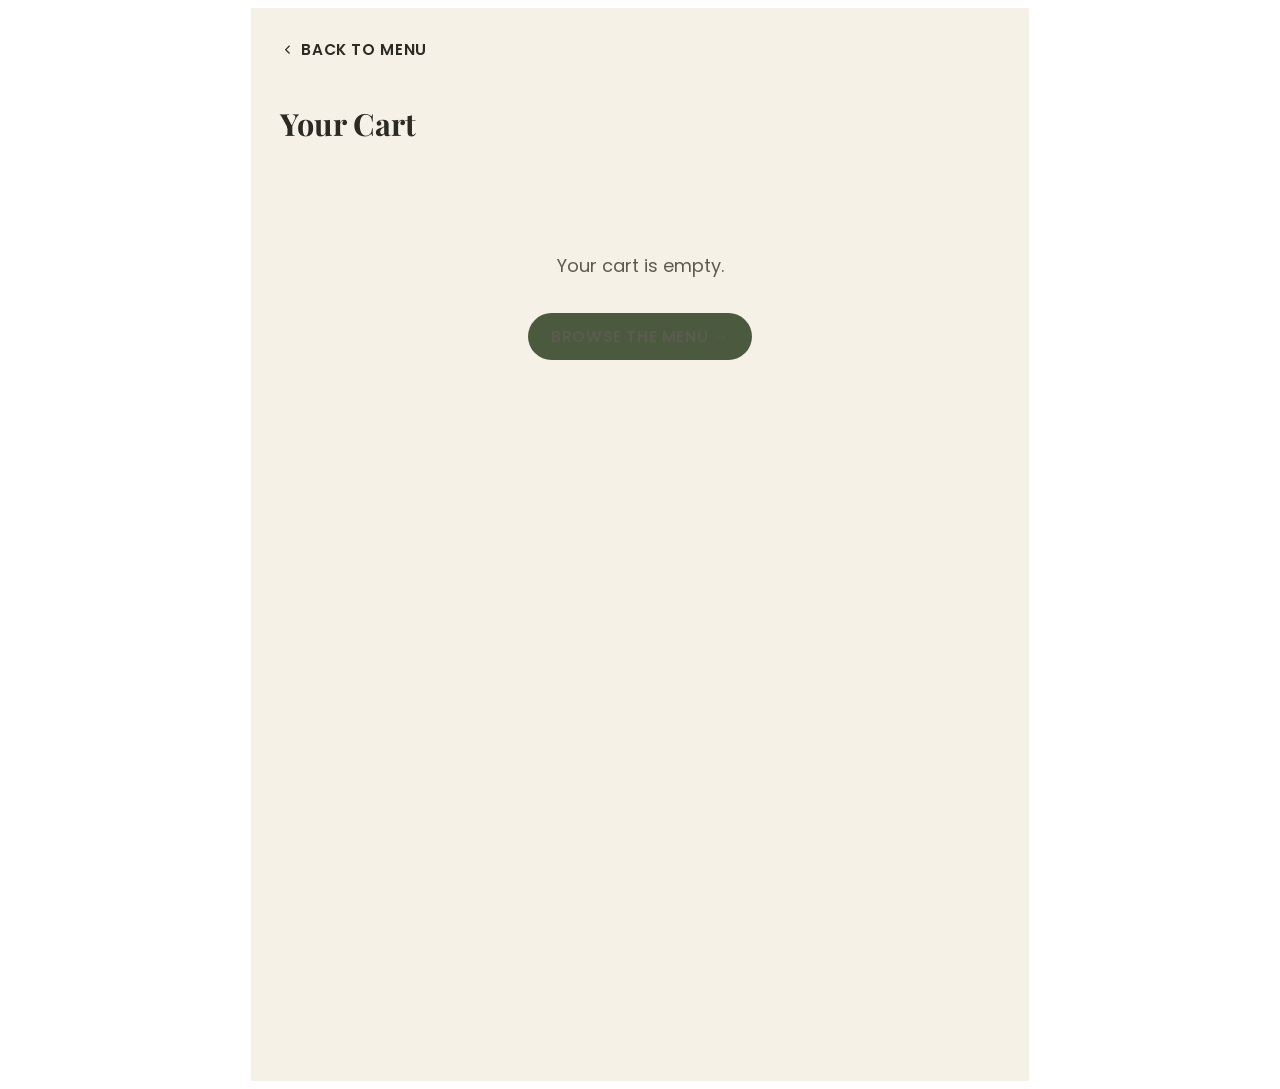
<file: cart.html>
<!DOCTYPE html>
<html lang="en">
<head>
<meta charset="UTF-8">
<meta name="viewport" content="width=device-width, initial-scale=1.0">
<title>Your Cart — Routine Club</title>
<link href="https://fonts.googleapis.com/css2?family=Playfair+Display:wght@600;700&family=Poppins:wght@400;500;600;700&display=swap" rel="stylesheet">
<link rel="stylesheet" href="cart.css">
</head>
<body>

<!-- ============================================================
     CART PAGE — standalone, lightweight
     Kept fast/simple on purpose: items, quantity, remove,
     subtotal, Proceed. No customization here — that happens on
     checkout.html (Order Summary step) to keep this page quick.
     ============================================================ -->

<div class="rc-cart">

  <a href="bowls.html" class="rc-cart-back">
    <svg viewBox="0 0 24 24"><path d="M15 6l-6 6 6 6"/></svg>
    Back to Menu
  </a>

  <h1 class="rc-cart-title">Your Cart</h1>

  <div class="rc-cart-list" id="rcCartList"></div>

  <div class="rc-cart-empty" id="rcCartEmpty" style="display:none;">
    <p>Your cart is empty.</p>
    <a href="bowls.html" class="rc-empty-btn">Browse the Menu →</a>
  </div>

  <div class="rc-cart-footer" id="rcCartFooter">
    <div class="rc-cart-subtotal">
      <span>Subtotal</span>
      <strong id="rcSubtotalOut">Rs 0</strong>
    </div>
    <a href="checkout.html" class="rc-proceed-btn" id="rcProceedBtn">Proceed →</a>
  </div>

</div>

<script src="cart-store.js"></script>
<script src="cart.js"></script>
</body>
</html>
</file>
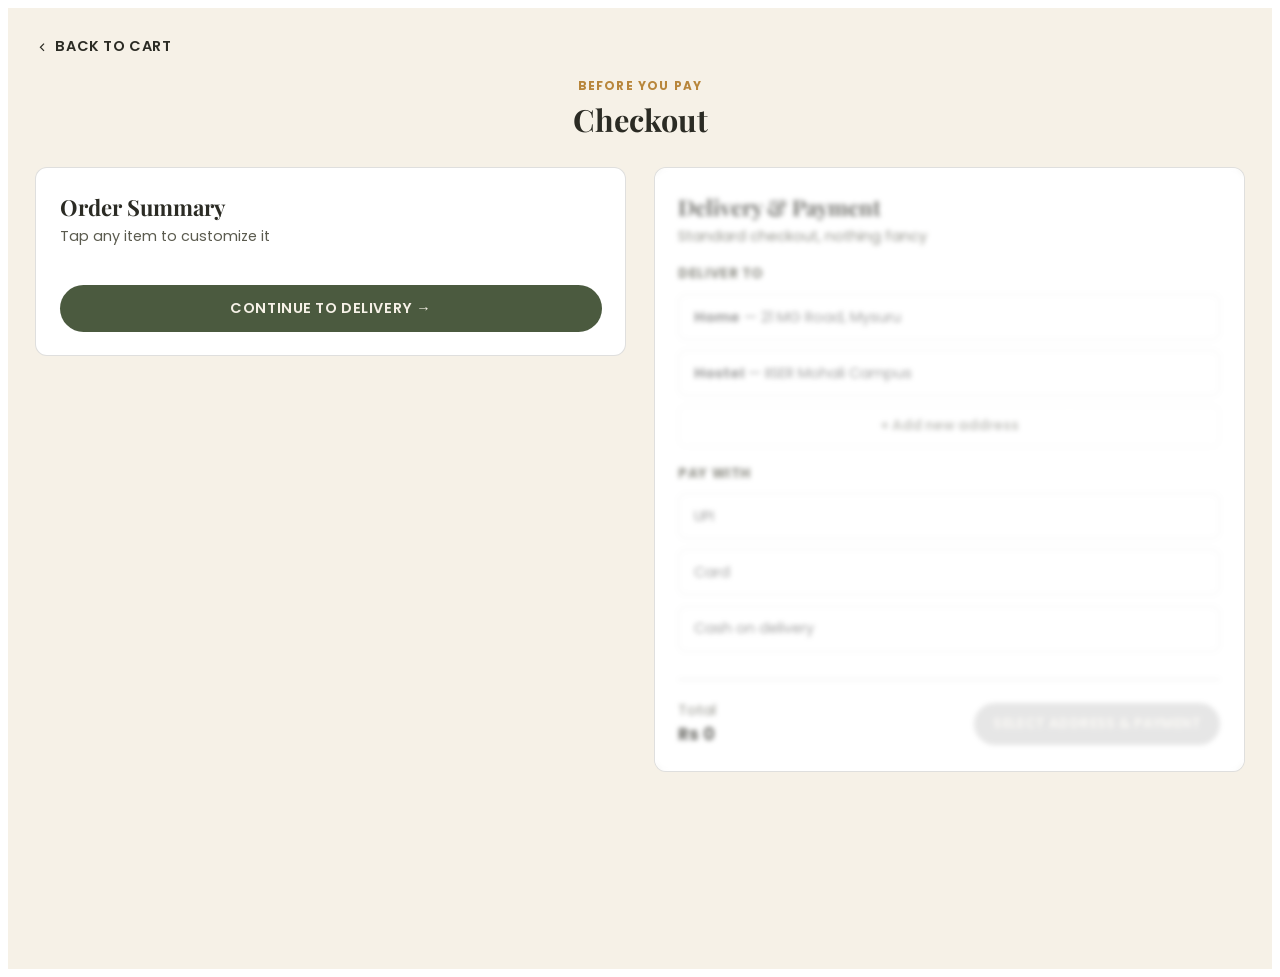
<file: checkout.html>
<!DOCTYPE html>
<html lang="en">
<head>
<meta charset="UTF-8">
<meta name="viewport" content="width=device-width, initial-scale=1.0">
<title>Checkout — Routine Club</title>
<link href="https://fonts.googleapis.com/css2?family=Playfair+Display:wght@600;700&family=Poppins:wght@400;500;600;700&display=swap" rel="stylesheet">
<link rel="stylesheet" href="checkout.css">
</head>
<body>

<!-- ============================================================
     CHECKOUT PAGE — standalone, self-contained
     Desktop (>=900px): Order Summary + Delivery&Payment shown as
     two 50/50 panels side by side. Right panel stays visually
     unlocked-looking but is dimmed + interaction-disabled until
     Order Summary is complete.
     Mobile (<900px): sequential — Order Summary first, then
     Delivery & Payment after tapping Continue.
     ============================================================ -->

<div class="rc-checkout">

  <a href="cart.html" class="rc-co-back" id="rcBackLink">
    <svg viewBox="0 0 24 24"><path d="M15 6l-6 6 6 6"/></svg>
    Back to Cart
  </a>

  <div class="rc-co-header">
    <span class="rc-co-eyebrow">Before you pay</span>
    <h1>Checkout</h1>
  </div>

  <div class="rc-checkout-grid" id="rcCheckoutGrid">

    <!-- ===================== LEFT: ORDER SUMMARY ===================== -->
    <section class="rc-panel rc-panel-summary" id="rcPanelSummary">
      <h2>Order Summary</h2>
      <p class="rc-panel-sub">Tap any item to customize it</p>

      <div class="rc-pending-banner" id="rcPendingBanner" style="display:none;">
        <div class="rc-pending-text" id="rcPendingText"></div>
        <button class="rc-skip-all-btn" id="rcSkipAllBtn">Skip all</button>
      </div>

      <div class="rc-summary-list" id="rcSummaryList"></div>

      <button class="rc-continue-btn" id="rcContinueBtn" disabled>Continue to Delivery →</button>
    </section>

    <!-- ================ RIGHT: DELIVERY & PAYMENT ================ -->
    <section class="rc-panel rc-panel-delivery rc-locked" id="rcPanelDelivery">
      <div class="rc-lock-overlay" id="rcLockOverlay"></div>

      <button class="rc-mobile-back" id="rcMobileBack">
        <svg viewBox="0 0 24 24"><path d="M15 6l-6 6 6 6"/></svg>
        Back
      </button>

      <h2>Delivery &amp; Payment</h2>
      <p class="rc-panel-sub">Standard checkout, nothing fancy</p>

      <h3 class="rc-block-label">Deliver to</h3>
      <div class="rc-address-list" id="rcAddressList"></div>
      <button class="rc-add-address-btn" id="rcAddAddressBtn">+ Add new address</button>
      <div class="rc-add-address-form" id="rcAddAddressForm" style="display:none;">
        <input type="text" id="rcNewAddrLabel" placeholder="Label (e.g. Home, Office)">
        <textarea id="rcNewAddrText" placeholder="Full address"></textarea>
        <button class="rc-save-address-btn" id="rcSaveAddressBtn">Save address</button>
      </div>

      <h3 class="rc-block-label">Pay with</h3>
      <div class="rc-payment-list" id="rcPaymentList"></div>

      <div class="rc-total-bar">
        <div class="rc-total-info">
          <span>Total</span>
          <strong id="rcTotalOut">Rs 0</strong>
        </div>
        <button class="rc-pay-btn" id="rcPayBtn" disabled>Select address &amp; payment</button>
      </div>
    </section>

  </div>

</div>

<!-- Order confirmation — overlays THIS page, blurs it, then redirects -->
<div class="rc-confirm-overlay" id="rcConfirmOverlay" style="display:none;">
  <div class="rc-confirm-box">
    <svg viewBox="0 0 24 24"><path d="M20 6L9 17l-5-5"/></svg>
    <h2>Order Confirmed!</h2>
    <p>Taking you back to the menu…</p>
  </div>
</div>

<script src="cart-store.js"></script>
<script src="checkout.js"></script>
</body>
</html>
</file>
<file: cart.css>
/* ============================================================
   CART PAGE — standalone, scoped styles
   ============================================================ */

.rc-cart{
  font-size: clamp(11px, 1.4vw + 5px, 18px);
  font-family: "Poppins", "Helvetica Neue", Arial, sans-serif;
  color: #2B2B24;
  background: #F6F1E7;
  min-height: 100vh;
  max-width: 40em;
  margin: 0 auto;
  padding: 1.6em 1.6em 8em;
  --rc-olive: #4B5A3F;
  --rc-gold:  #B8863B;
  --rc-line:  rgba(43,43,36,0.15);
}
.rc-cart *{ box-sizing: border-box; }
.rc-cart img{ max-width: 100%; display: block; }
.rc-cart a{ text-decoration: none; color: inherit; }

.rc-cart-back{
  display:inline-flex;
  align-items:center;
  gap:0.4em;
  font-size: 0.85em;
  font-weight: 600;
  letter-spacing: 0.04em;
  text-transform: uppercase;
  color: #2B2B24;
  margin-bottom: 1.4em;
}
.rc-cart-back svg{ width:1em; height:1em; stroke:#2B2B24; fill:none; stroke-width:2; }

.rc-cart-title{
  font-family: "Playfair Display", Georgia, serif;
  font-size: 1.7em;
  margin-bottom: 1.2em;
}

.rc-cart-list{
  display: flex;
  flex-direction: column;
  gap: 1em;
}

.rc-cart-item{
  display:flex;
  align-items:center;
  gap: 1em;
  background: #fff;
  border: 1px solid var(--rc-line);
  border-radius: 10px;
  padding: 0.8em;
}
.rc-cart-item img{
  width: 4.2em;
  height: 4.2em;
  border-radius: 50%;
  object-fit: cover;
  flex-shrink: 0;
}
.rc-ci-info{ flex: 1; min-width: 0; }
.rc-ci-info h3{
  font-size: 0.95em;
  margin: 0 0 0.2em;
  font-family: "Playfair Display", Georgia, serif;
  font-weight: 600;
}
.rc-ci-price{ font-size: 0.82em; color: #5B5B4F; }
.rc-ci-tag{
  display:inline-block;
  margin-top: 0.3em;
  font-size: 0.68em;
  letter-spacing: 0.04em;
  text-transform: uppercase;
  font-weight: 700;
  color: var(--rc-gold);
}

.rc-ci-qty{
  display:flex;
  align-items:center;
  gap: 0.6em;
  flex-shrink: 0;
}
.rc-qty-btn{
  width: 1.8em;
  height: 1.8em;
  border-radius: 50%;
  border: 1px solid var(--rc-line);
  background: #F6F1E7;
  font-size: 1em;
  font-weight: 700;
  color: #2B2B24;
  display:flex;
  align-items:center;
  justify-content:center;
}
.rc-qty-val{ font-size: 0.9em; min-width: 1.2em; text-align: center; }

.rc-ci-remove{
  flex-shrink: 0;
  width: 1.8em;
  height: 1.8em;
  display:flex;
  align-items:center;
  justify-content:center;
  color: #a33;
}
.rc-ci-remove svg{ width:1em; height:1em; stroke:#a33; fill:none; stroke-width:1.8; }

.rc-cart-empty{
  text-align:center;
  padding: 3em 1em;
  color: #5B5B4F;
}
.rc-empty-btn{
  display:inline-block;
  margin-top: 1em;
  padding: 0.8em 1.5em;
  background: var(--rc-olive);
  color: #F6F1E7;
  border-radius: 999px;
  font-size: 0.85em;
  font-weight: 600;
  letter-spacing: 0.04em;
  text-transform: uppercase;
}

.rc-cart-footer{
  position: fixed;
  left: 0; right: 0; bottom: 0;
  max-width: 40em;
  margin: 0 auto;
  background: #fff;
  border-top: 1px solid var(--rc-line);
  padding: 1em 1.6em;
  display:flex;
  align-items:center;
  justify-content:space-between;
  gap: 1em;
}
.rc-cart-subtotal{
  display:flex;
  flex-direction:column;
  font-size: 0.85em;
  color: #5B5B4F;
}
.rc-cart-subtotal strong{
  font-size: 1.2em;
  color: #2B2B24;
}
.rc-proceed-btn{
  padding: 0.85em 1.6em;
  background: var(--rc-olive);
  color: #F6F1E7;
  border-radius: 999px;
  font-size: 0.85em;
  font-weight: 600;
  letter-spacing: 0.04em;
  text-transform: uppercase;
}
.rc-proceed-btn.rc-disabled{
  pointer-events: none;
  opacity: 0.5;
}
</file>
<file: checkout.css>
/* ============================================================
   CHECKOUT PAGE — standalone, scoped styles
   ============================================================ */

.rc-checkout{
  font-size: clamp(11px, 1.3vw + 5px, 17px);
  font-family: "Poppins", "Helvetica Neue", Arial, sans-serif;
  color: #2B2B24;
  background: #F6F1E7;
  min-height: 100vh;
  padding: 1.6em 1.6em 2em;
  --rc-olive: #4B5A3F;
  --rc-gold:  #B8863B;
  --rc-line:  rgba(43,43,36,0.15);
}
.rc-checkout *{ box-sizing: border-box; }
.rc-checkout a{ text-decoration: none; color: inherit; }
.rc-checkout button{ font-family: inherit; cursor: pointer; }

.rc-co-back{
  display:inline-flex;
  align-items:center;
  gap:0.4em;
  font-size: 0.85em;
  font-weight: 600;
  letter-spacing: 0.04em;
  text-transform: uppercase;
}
.rc-co-back svg{ width:1em; height:1em; stroke:#2B2B24; fill:none; stroke-width:2; }

.rc-co-header{ text-align:center; margin: 1em 0 1.6em; }
.rc-co-eyebrow{
  display:block;
  font-size: 0.7em;
  letter-spacing: 0.1em;
  text-transform: uppercase;
  color: var(--rc-gold);
  font-weight: 700;
  margin-bottom: 0.3em;
}
.rc-co-header h1{
  font-family: "Playfair Display", Georgia, serif;
  font-size: 1.8em;
  margin: 0;
}

.rc-checkout-grid{
  max-width: 74em;
  margin: 0 auto;
  display: block;   /* mobile default: sequential, one panel at a time */
}

.rc-panel{
  position: relative;
  background: #fff;
  border: 1px solid var(--rc-line);
  border-radius: 12px;
  padding: 1.4em;
}
.rc-panel h2{
  font-family: "Playfair Display", Georgia, serif;
  font-size: 1.3em;
  margin: 0 0 0.2em;
}
.rc-panel-sub{ font-size: 0.85em; color: #5B5B4F; margin: 0 0 1.2em; }
.rc-block-label{
  font-size: 0.8em;
  letter-spacing: 0.04em;
  text-transform: uppercase;
  color: #5B5B4F;
  margin: 1.2em 0 0.7em;
}

/* ---- mobile step control (mobile only — desktop always shows both) ---- */
.rc-panel-delivery{ display: none; }
@media (max-width: 56.24em){
  .rc-checkout-grid.rc-step-delivery .rc-panel-summary{ display: none; }
  .rc-checkout-grid.rc-step-delivery .rc-panel-delivery{ display: block; }
}
.rc-mobile-back{
  display:flex;
  align-items:center;
  gap:0.4em;
  font-size: 0.82em;
  font-weight: 600;
  margin-bottom: 1em;
  color: #2B2B24;
  background:none;
  border:none;
}
.rc-mobile-back svg{ width:1em; height:1em; stroke:#2B2B24; fill:none; stroke-width:2; }

/* ============================================================
   ORDER SUMMARY (left panel)
   ============================================================ */
.rc-pending-banner{
  display:flex;
  align-items:center;
  justify-content:space-between;
  gap: 1em;
  background: #FBF3E4;
  border: 1px solid var(--rc-gold);
  border-radius: 8px;
  padding: 0.8em 1em;
  margin-bottom: 1em;
  font-size: 0.82em;
}
.rc-skip-all-btn{
  flex-shrink:0;
  background: transparent;
  border: 1px solid var(--rc-gold);
  color: #2B2B24;
  padding: 0.4em 0.8em;
  border-radius: 999px;
  font-size: 0.9em;
  font-weight: 600;
}

.rc-summary-list{ display:flex; flex-direction:column; gap: 0.9em; }

.rc-os-card{
  border: 1px solid var(--rc-line);
  border-radius: 10px;
  overflow: hidden;
}
.rc-os-card.rc-os-pending{ border-color: var(--rc-gold); }

.rc-os-head{
  display:flex;
  align-items:center;
  gap: 0.8em;
  padding: 0.7em 0.9em;
  cursor: pointer;
}
.rc-os-head img{
  width: 3em; height: 3em;
  border-radius: 50%;
  object-fit: cover;
  flex-shrink:0;
}
.rc-os-head-info{ flex:1; min-width:0; }
.rc-os-head-info h4{
  font-size: 0.9em;
  margin: 0;
  font-family: "Playfair Display", Georgia, serif;
}
.rc-os-head-info span{ font-size: 0.76em; color: #5B5B4F; }
.rc-os-badge{
  font-size: 0.66em;
  letter-spacing: 0.04em;
  text-transform: uppercase;
  font-weight: 700;
  padding: 0.25em 0.6em;
  border-radius: 999px;
  flex-shrink:0;
}
.rc-os-badge.rc-badge-pending{ background: var(--rc-gold); color:#2B2B24; }
.rc-os-badge.rc-badge-done{ background: #E4EDE0; color: var(--rc-olive); }
.rc-os-chevron{ flex-shrink:0; width:1em; height:1em; stroke:#5B5B4F; fill:none; stroke-width:2; transition: transform .2s; }
.rc-os-card.rc-expanded .rc-os-chevron{ transform: rotate(180deg); }

.rc-os-body{ display:none; padding: 0 0.9em 1em; border-top: 1px solid var(--rc-line); }
.rc-os-card.rc-expanded .rc-os-body{ display:block; padding-top: 0.9em; }

.rc-swap-cats{ display:flex; flex-wrap:wrap; gap: 0.5em; margin-bottom: 0.9em; }
.rc-swap-pill{
  padding: 0.45em 0.85em;
  border-radius: 999px;
  font-size: 0.78em;
  font-weight: 600;
  border: 1px solid var(--rc-line);
  background: #F6F1E7;
}
.rc-swap-pill.rc-swap-active{ border-color: var(--rc-gold); }
.rc-swap-pill.rc-swap-changed{ background: #FBF3E4; border-color: var(--rc-gold); }

.rc-swap-panel{ background: #F6F1E7; border-radius: 8px; padding: 0.8em; margin-bottom: 0.9em; }
.rc-swap-panel .rc-swap-current{ font-size: 0.76em; color:#5B5B4F; margin-bottom: 0.5em; }
.rc-swap-opts{ display:flex; flex-wrap:wrap; gap: 0.5em; }
.rc-swap-opt{
  padding: 0.4em 0.8em;
  border-radius: 999px;
  font-size: 0.75em;
  border: 1px solid var(--rc-line);
  background: #fff;
}
.rc-swap-opt.rc-opt-selected{ background: var(--rc-gold); border-color: var(--rc-gold); color:#2B2B24; }

.rc-note-field{ margin-bottom: 0.9em; }
.rc-note-field label{ display:block; font-size: 0.76em; color:#5B5B4F; margin-bottom: 0.3em; }
.rc-note-field textarea{
  width:100%;
  border: 1px solid var(--rc-line);
  border-radius: 6px;
  padding: 0.6em 0.8em;
  font-family: inherit;
  font-size: 0.82em;
  min-height: 4em;
  resize: vertical;
}

.rc-os-done-btn{
  background: var(--rc-olive);
  color: #F6F1E7;
  padding: 0.6em 1.2em;
  border-radius: 999px;
  font-size: 0.8em;
  font-weight: 600;
  letter-spacing: 0.03em;
  border: none;
}
.rc-os-skip-link{
  margin-left: 0.9em;
  font-size: 0.78em;
  color: #5B5B4F;
  text-decoration: underline;
  background:none; border:none;
}

.rc-continue-btn{
  width: 100%;
  margin-top: 1.4em;
  padding: 0.9em;
  background: var(--rc-olive);
  color: #F6F1E7;
  border: none;
  border-radius: 999px;
  font-size: 0.85em;
  font-weight: 600;
  letter-spacing: 0.04em;
  text-transform: uppercase;
}
.rc-continue-btn:disabled{ opacity: 0.45; cursor: not-allowed; }

/* ============================================================
   DELIVERY & PAYMENT (right panel)
   ============================================================ */
.rc-address-list, .rc-payment-list{ display:flex; flex-direction:column; gap: 0.6em; }
.rc-select-card{
  border: 1px solid var(--rc-line);
  border-radius: 8px;
  padding: 0.8em 1em;
  font-size: 0.85em;
  background:#fff;
  text-align:left;
}
.rc-select-card.rc-selected{ border-color: var(--rc-olive); background: #F1F4EE; }

.rc-add-address-btn{
  width:100%;
  margin-top: 0.6em;
  padding: 0.7em;
  border: 1px dashed var(--rc-line);
  border-radius: 8px;
  background: transparent;
  font-size: 0.82em;
  font-weight: 600;
  color: #5B5B4F;
}
.rc-add-address-form{ margin-top: 0.7em; display:flex; flex-direction:column; gap: 0.5em; }
.rc-add-address-form input, .rc-add-address-form textarea{
  border: 1px solid var(--rc-line);
  border-radius: 6px;
  padding: 0.6em 0.8em;
  font-family: inherit;
  font-size: 0.82em;
}
.rc-save-address-btn{
  align-self: flex-start;
  background: var(--rc-olive);
  color:#F6F1E7;
  padding: 0.5em 1em;
  border-radius: 999px;
  font-size: 0.78em;
  font-weight: 600;
  border:none;
}

.rc-total-bar{
  margin-top: 1.6em;
  display:flex;
  align-items:center;
  justify-content:flex-end;
  gap: 1.2em;
  flex-wrap: wrap;
  border-top: 1px solid var(--rc-line);
  padding-top: 1.2em;
}
.rc-total-info{ margin-right: auto; display:flex; flex-direction:column; font-size: 0.85em; color:#5B5B4F; }
.rc-total-info strong{ font-size: 1.2em; color:#2B2B24; }
.rc-pay-btn{
  padding: 0.8em 1.4em;
  background: var(--rc-olive);
  color:#F6F1E7;
  border:none;
  border-radius: 999px;
  font-size: 0.8em;
  font-weight: 600;
  letter-spacing: 0.03em;
  text-transform: uppercase;
}
.rc-pay-btn:disabled{ background:#bbb; cursor:not-allowed; }

/* ============================================================
   LOCK STATE (right panel before Order Summary is complete)
   Only applies visually on desktop split-view — see media query.
   ============================================================ */
.rc-lock-overlay{ display:none; }
.rc-panel-delivery.rc-locked .rc-lock-overlay{
  display: block;
  position: absolute;
  inset: 0;
  z-index: 5;
  backdrop-filter: blur(2.5px);
  background: rgba(255,255,255,0.35);
  border-radius: 12px;
}
.rc-panel-delivery.rc-locked button,
.rc-panel-delivery.rc-locked input,
.rc-panel-delivery.rc-locked textarea{
  pointer-events: none;
  opacity: 0.55;
}

/* ============================================================
   ORDER CONFIRMATION OVERLAY — blurs the whole checkout page
   ============================================================ */
.rc-confirm-overlay{
  position: fixed;
  inset: 0;
  z-index: 100;
  display:flex;
  align-items:center;
  justify-content:center;
  background: rgba(43,43,36,0.35);
  backdrop-filter: blur(6px);
}
.rc-confirm-box{
  background: #fff;
  border-radius: 14px;
  padding: 2.4em 2.6em;
  text-align:center;
  max-width: 20em;
}
.rc-confirm-box svg{
  width: 2.6em; height: 2.6em;
  stroke: var(--rc-olive);
  fill:none;
  stroke-width: 2;
  margin: 0 auto 0.8em;
}
.rc-confirm-box h2{
  font-family: "Playfair Display", Georgia, serif;
  font-size: 1.3em;
  margin: 0 0 0.4em;
  color: #2B2B24;
}
.rc-confirm-box p{
  font-size: 0.85em;
  color: #5B5B4F;
  margin: 0;
}

/* ============================================================
   DESKTOP: 50/50 split view, both panels visible at once
   ============================================================ */
@media (min-width: 56.25em){
  .rc-checkout-grid{
    display: grid;
    grid-template-columns: 1fr 1fr;
    gap: 1.6em;
    align-items: start;
  }
  .rc-panel-delivery{ display: block; }   /* always visible on desktop, locked or not */
  .rc-mobile-back{ display:none; }
}
</file>
